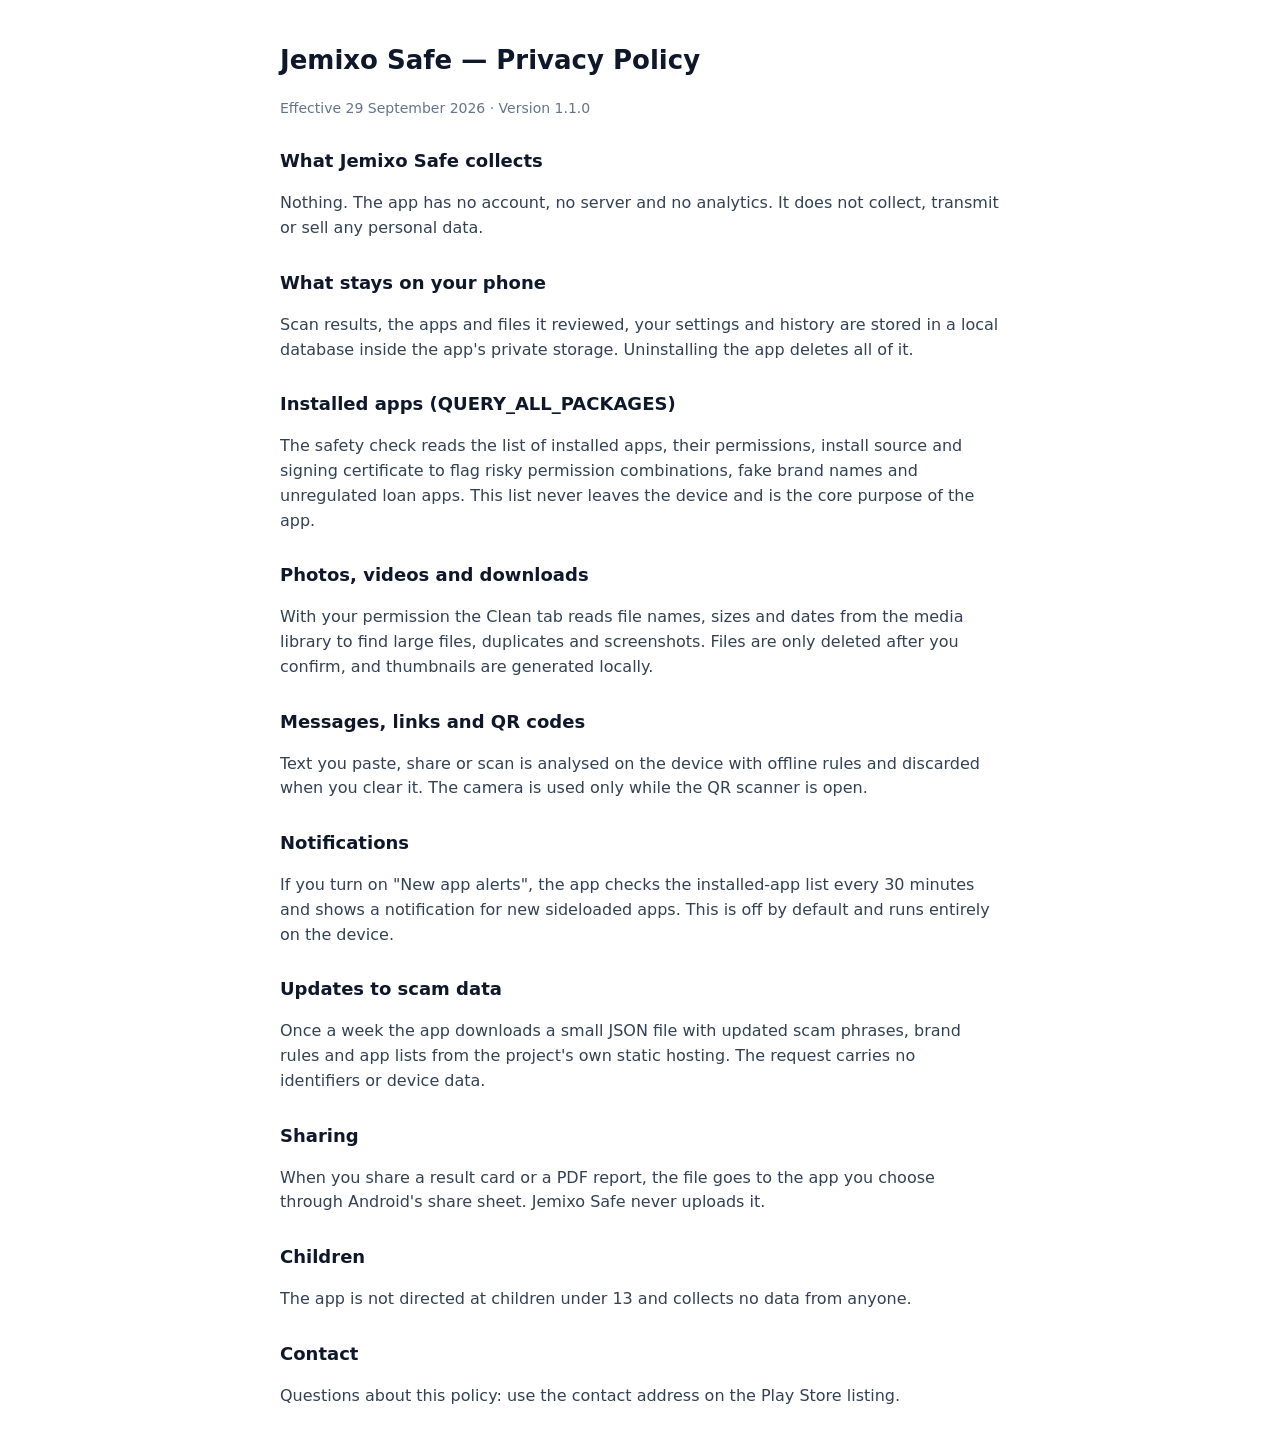
<file: docs/privacy-policy.html>
<!doctype html>
<html lang="en">
<head>
<meta charset="utf-8">
<meta name="viewport" content="width=device-width, initial-scale=1">
<title>Jemixo Safe Privacy Policy</title>
<style>
  body { font-family: -apple-system, system-ui, "Segoe UI", Roboto, sans-serif; max-width: 720px; margin: 40px auto; padding: 0 20px; color: #0f172a; line-height: 1.55; }
  h1 { font-size: 26px; } h2 { font-size: 18px; margin-top: 28px; }
  p { color: #334155; } .muted { color: #64748b; font-size: 14px; }
</style>
</head>
<body>
<h1>Jemixo Safe — Privacy Policy</h1>
<p class="muted">Effective 29 September 2026 · Version 1.1.0</p>

<h2>What Jemixo Safe collects</h2>
<p>Nothing. The app has no account, no server and no analytics. It does not collect, transmit or sell any personal data.</p>

<h2>What stays on your phone</h2>
<p>Scan results, the apps and files it reviewed, your settings and history are stored in a local database inside the app's private storage. Uninstalling the app deletes all of it.</p>

<h2>Installed apps (QUERY_ALL_PACKAGES)</h2>
<p>The safety check reads the list of installed apps, their permissions, install source and signing certificate to flag risky permission combinations, fake brand names and unregulated loan apps. This list never leaves the device and is the core purpose of the app.</p>

<h2>Photos, videos and downloads</h2>
<p>With your permission the Clean tab reads file names, sizes and dates from the media library to find large files, duplicates and screenshots. Files are only deleted after you confirm, and thumbnails are generated locally.</p>

<h2>Messages, links and QR codes</h2>
<p>Text you paste, share or scan is analysed on the device with offline rules and discarded when you clear it. The camera is used only while the QR scanner is open.</p>

<h2>Notifications</h2>
<p>If you turn on "New app alerts", the app checks the installed-app list every 30 minutes and shows a notification for new sideloaded apps. This is off by default and runs entirely on the device.</p>

<h2>Updates to scam data</h2>
<p>Once a week the app downloads a small JSON file with updated scam phrases, brand rules and app lists from the project's own static hosting. The request carries no identifiers or device data.</p>

<h2>Sharing</h2>
<p>When you share a result card or a PDF report, the file goes to the app you choose through Android's share sheet. Jemixo Safe never uploads it.</p>

<h2>Children</h2>
<p>The app is not directed at children under 13 and collects no data from anyone.</p>

<h2>Contact</h2>
<p>Questions about this policy: use the contact address on the Play Store listing.</p>
</body>
</html>
</file>
